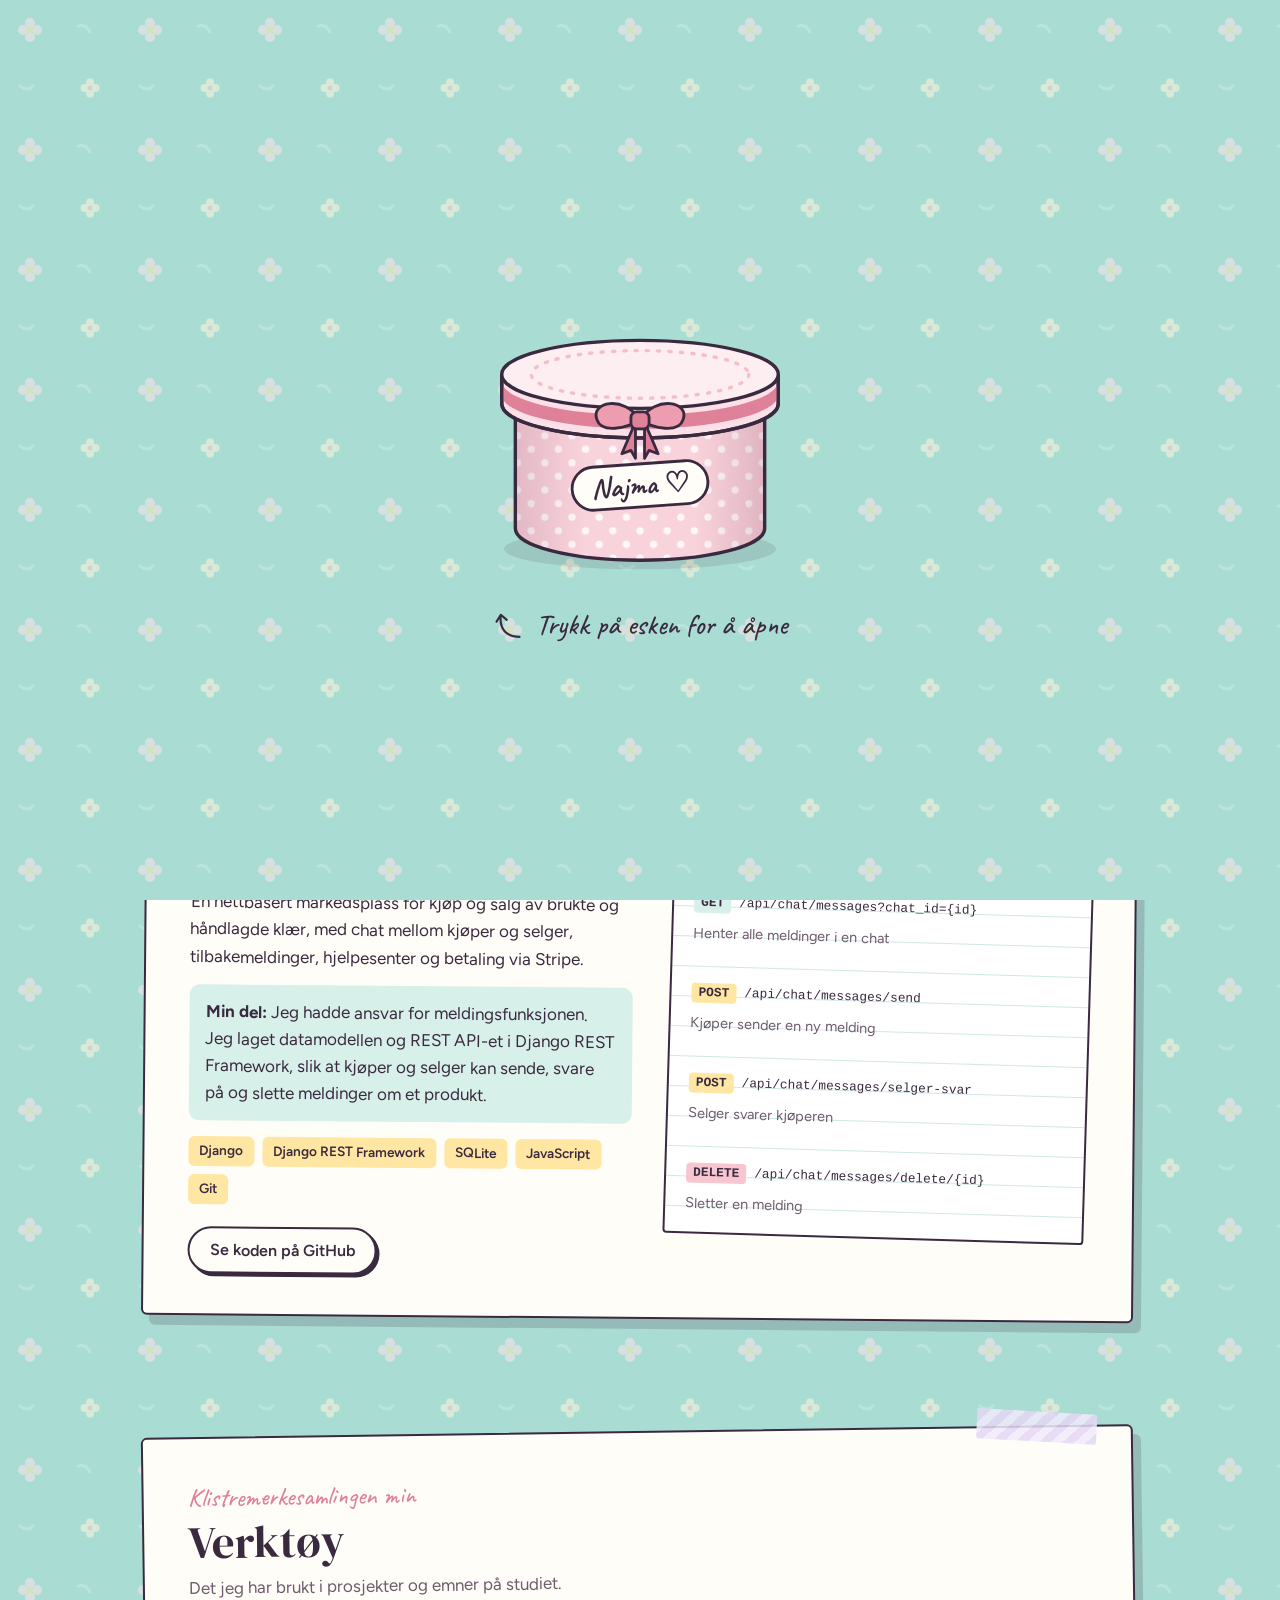
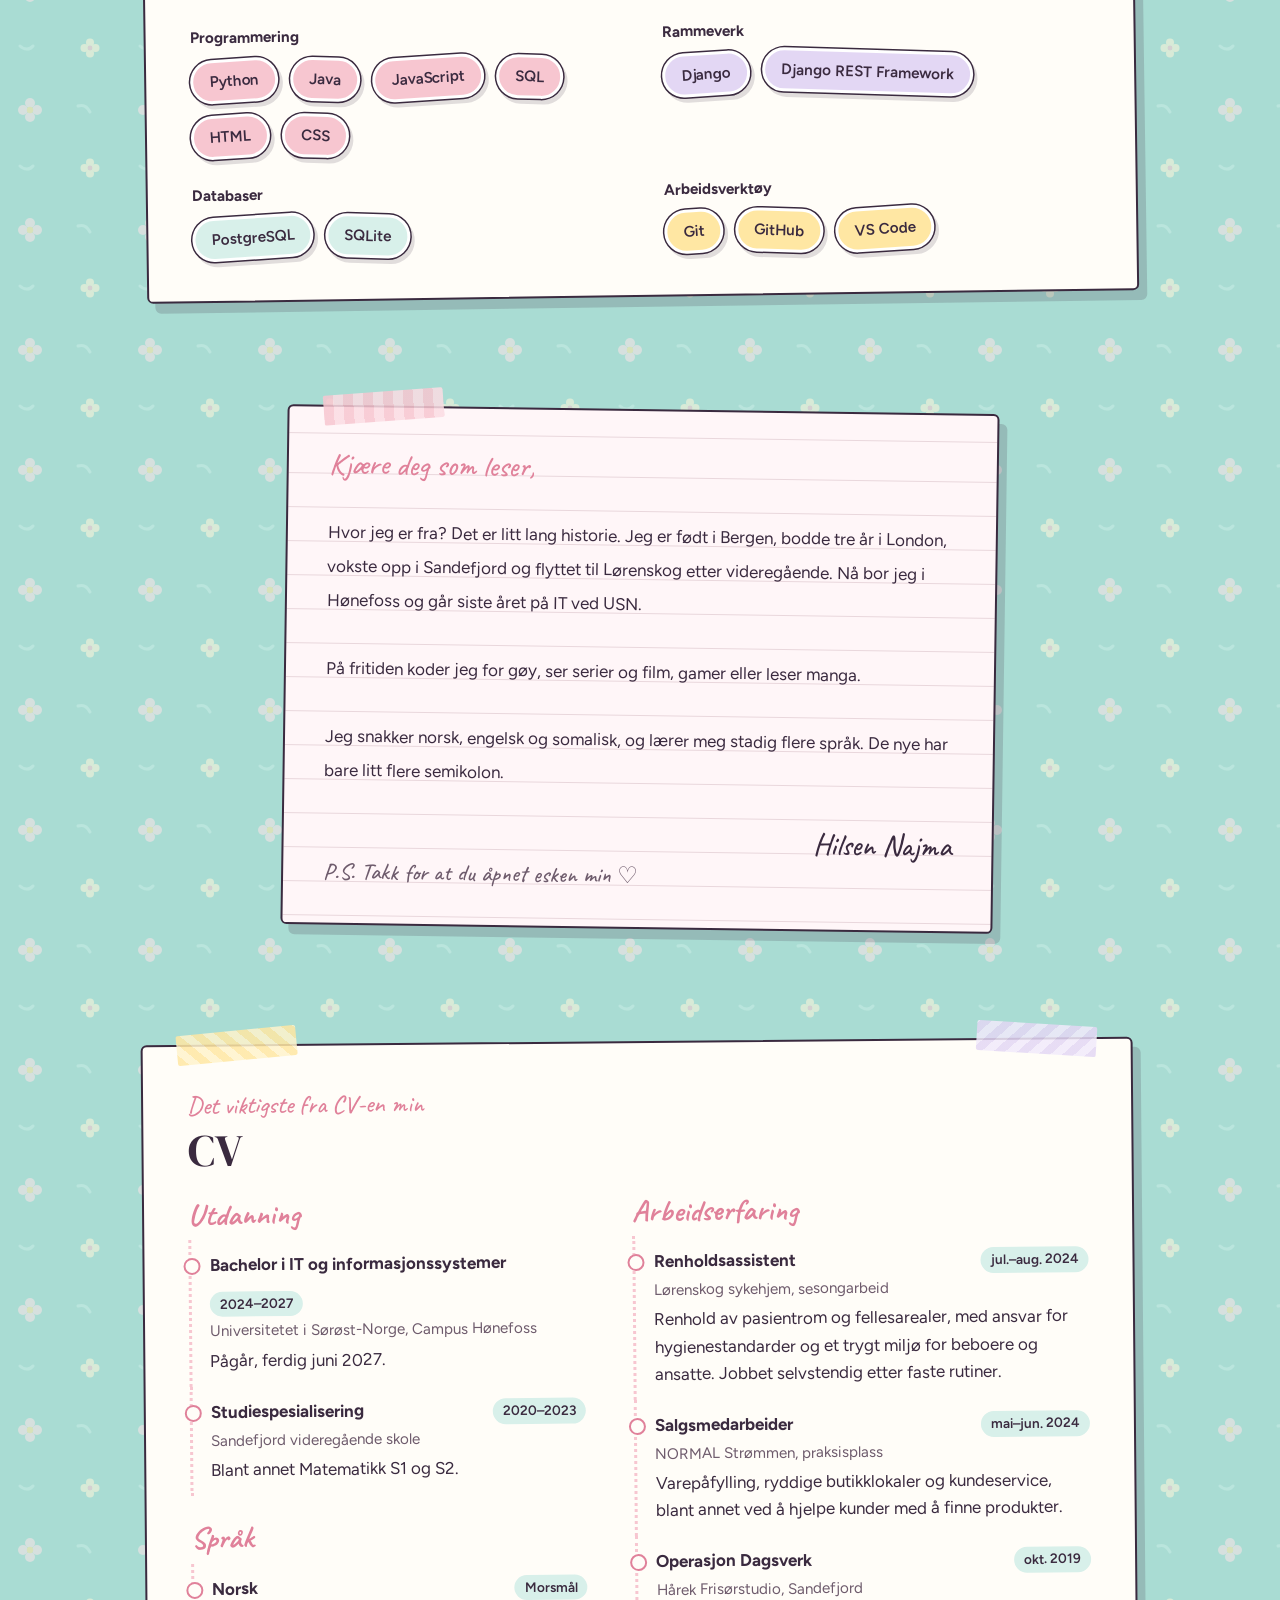
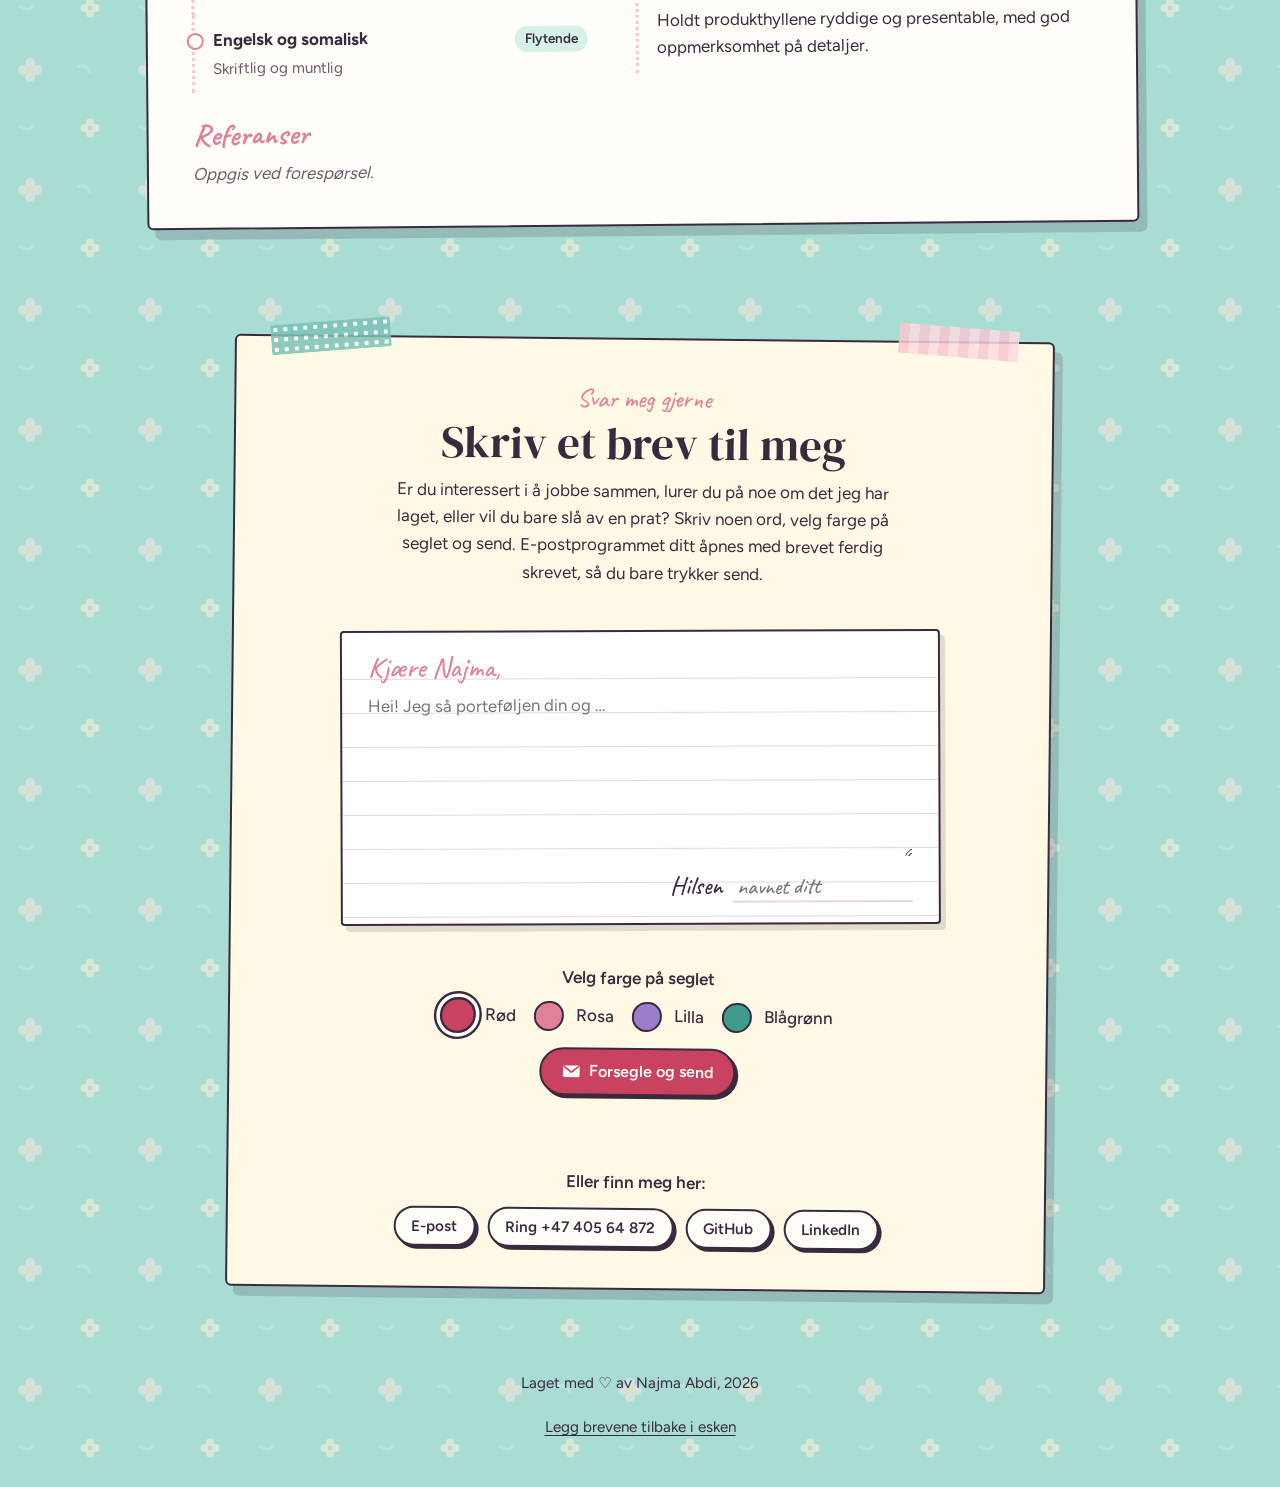
<file: index.html>
<!DOCTYPE html>
<html lang="no">
<head>
<meta charset="UTF-8">
<meta name="viewport" content="width=device-width, initial-scale=1">
<title>Najma Abdi – portefølje</title>
<meta name="description" content="Portefølje for Najma Abdi, IT-student ved USN med fokus på backend og databaser.">
<meta property="og:title" content="Najma Abdi – portefølje">
<meta property="og:description" content="IT-student ved USN som liker å lage det som skjer bak skjermen, som API-er og databaser.">
<meta property="og:image" content="https://nj856.github.io/assets/images/preview.png">
<meta property="og:url" content="https://nj856.github.io/">
<meta property="og:type" content="website">
<meta name="twitter:card" content="summary_large_image">
<meta name="theme-color" content="#A9DCD3">
<link rel="icon" type="image/svg+xml" href="assets/icons/favicon.svg">
<link rel="preload" href="assets/fonts/figtree-400.woff2" as="font" type="font/woff2" crossorigin>
<link rel="stylesheet" href="styles.css">
<script>document.documentElement.classList.add("js");</script>
</head>
<body class="locked">

<div id="intro" role="dialog" aria-label="En eske full av brev">
  <div class="intro-inner">
    <button class="hatbox" id="hatbox" aria-label="Åpne esken">
      <svg viewBox="0 0 300 300" aria-hidden="true">
        <defs>
          <pattern id="dots" width="24" height="24" patternUnits="userSpaceOnUse">
            <circle cx="6" cy="6" r="3.2" fill="#fff" opacity=".85"/>
            <circle cx="18" cy="18" r="3.2" fill="#fff" opacity=".85"/>
          </pattern>
          <linearGradient id="shade" x1="0" x2="1">
            <stop offset="0" stop-color="#6b2a45" stop-opacity=".16"/>
            <stop offset=".28" stop-color="#6b2a45" stop-opacity="0"/>
            <stop offset=".72" stop-color="#6b2a45" stop-opacity="0"/>
            <stop offset="1" stop-color="#6b2a45" stop-opacity=".18"/>
          </linearGradient>
          <clipPath id="rim"><path d="M40 136 A110 28 0 0 0 260 136 V0 H40 Z"/></clipPath>
        </defs>

        <ellipse cx="150" cy="262" rx="120" ry="18" fill="#3A2A3F" opacity=".12"/>

        <!-- Esken -->
        <path d="M40 136 V244 A110 28 0 0 0 260 244 V136 Z" fill="#F9D3DC"/>
        <path d="M40 136 V244 A110 28 0 0 0 260 244 V136 Z" fill="url(#dots)"/>
        <path d="M40 136 V244 A110 28 0 0 0 260 244 V136 Z" fill="url(#shade)"/>
        <path d="M40 136 V244 A110 28 0 0 0 260 244 V136" fill="none" stroke="#3A2A3F" stroke-width="3" stroke-linejoin="round"/>
        <ellipse cx="150" cy="136" rx="110" ry="28" fill="#EBA9BA" stroke="#3A2A3F" stroke-width="3"/>

        <!-- Brev som stikker opp inni esken -->
        <g clip-path="url(#rim)" stroke="#3A2A3F" stroke-width="2">
          <rect x="88" y="104" width="54" height="40" rx="3" fill="#FFFDF8" transform="rotate(-10 115 124)"/>
          <rect x="128" y="98" width="56" height="42" rx="3" fill="#FFE7A3" transform="rotate(6 156 119)"/>
          <rect x="166" y="108" width="50" height="36" rx="3" fill="#E3D7F4" transform="rotate(14 191 126)"/>
          <path d="M129 99 L156 118 L184 102" fill="none" transform="rotate(6 156 119)"/>
        </g>

        <!-- Navnelapp -->
        <g transform="translate(150 206) rotate(-4)">
          <rect x="-60" y="-19" width="120" height="38" rx="19" fill="#FFFDF8" stroke="#3A2A3F" stroke-width="2.5"/>
          <text y="8" text-anchor="middle" font-family="Caveat, 'Segoe Print', cursive" font-size="25" font-weight="700" fill="#3A2A3F">Najma ♡</text>
        </g>

        <!-- Lokket -->
        <g class="lid">
          <path d="M28 108 V134 A122 30 0 0 0 272 134 V108" fill="#FBE1E7" stroke="#3A2A3F" stroke-width="3" stroke-linejoin="round"/>
          <path d="M28 114 V126 A122 30 0 0 0 272 126 V114 A122 30 0 0 1 28 114 Z" fill="#E0819A"/>
          <path d="M28 108 V134 A122 30 0 0 0 272 134 V108" fill="none" stroke="#3A2A3F" stroke-width="3"/>
          <ellipse cx="150" cy="108" rx="122" ry="30" fill="#FDEEF2" stroke="#3A2A3F" stroke-width="3"/>
          <ellipse cx="150" cy="108" rx="96" ry="21" fill="none" stroke="#F4BFCB" stroke-width="3" stroke-dasharray="2 8" stroke-linecap="round"/>
          <!-- Sløyfe -->
          <g transform="translate(150 150)" stroke="#3A2A3F" stroke-width="2.5" stroke-linejoin="round">
            <path d="M-4 0 L-16 28 L-8 25 L-4 32 Z" fill="#E0819A"/>
            <path d="M4 0 L16 28 L8 25 L4 32 Z" fill="#E0819A"/>
            <path d="M0 -2 C-14 -24 -44 -18 -38 -2 C-34 10 -12 6 0 -2 Z" fill="#EE9CB0"/>
            <path d="M0 -2 C14 -24 44 -18 38 -2 C34 10 12 6 0 -2 Z" fill="#EE9CB0"/>
            <rect x="-8" y="-9" width="16" height="15" rx="5" fill="#E0819A"/>
          </g>
        </g>
      </svg>
    </button>
    <p class="hint" aria-hidden="true">
      <svg viewBox="0 0 40 40"><path d="M30 34C14 34 6 24 8 8M8 8l-5 8M8 8l7 6" fill="none" stroke="#3A2A3F" stroke-width="2.5" stroke-linecap="round" stroke-linejoin="round"/></svg>
      Trykk på esken for å åpne
    </p>
  </div>
</div>

<nav aria-label="Hovedmeny">
  <div class="wrap">
    <a class="logo" href="#top">najma <span>♡</span></a>
    <ul>
      <li><a href="#prosjekter">Prosjekter</a></li>
      <li><a href="#verktoy">Verktøy</a></li>
      <li><a href="#om-meg">Om meg</a></li>
      <li><a href="#cv">CV</a></li>
      <li><a href="#kontakt">Kontakt</a></li>
    </ul>
  </div>
</nav>

<svg class="lights" aria-hidden="true"></svg>

<main id="top">
  <header class="hero">
    <div class="wrap">
      <div class="note">
        <span class="tape pink left" aria-hidden="true"></span>
        <span class="tape mint right" aria-hidden="true"></span>
        <p class="sub">Kjære deg som kikker innom,</p>
        <h1 tabindex="-1" id="hei">Najma Abdi</h1>
        <p class="lead">Jeg studerer IT ved USN og liker å lage det som skjer bak skjermen, som API-er og databaser.</p>
        <div class="actions">
          <a class="btn btn-main" href="#prosjekter">Se hva jeg har laget</a>
          <a class="btn btn-soft" href="https://github.com/nj856" target="_blank" rel="noopener">GitHub</a>
        </div>
      </div>
    </div>
  </header>

  <section id="prosjekter">
    <div class="wrap">
      <div class="note reveal" style="--r:.5deg">
        <span class="tape butter left" aria-hidden="true"></span>
        <p class="sub">Dette har jeg laget</p>
        <h2>Prosjekter</h2>
        <p class="intro">Hva jeg selv hadde ansvar for, og hvor du finner koden.</p>
        <article class="project">
          <div>
            <h3>Skapertorget</h3>
            <p class="context">Eksamensprosjekt i APP2000, gruppe på 6 studenter</p>
            <p>En nettbasert markedsplass for kjøp og salg av brukte og håndlagde klær, med chat mellom kjøper og selger, tilbakemeldinger, hjelpesenter og betaling via Stripe.</p>
            <p class="mine"><strong>Min del:</strong> Jeg hadde ansvar for meldingsfunksjonen. Jeg laget datamodellen og REST API-et i Django REST Framework, slik at kjøper og selger kan sende, svare på og slette meldinger om et produkt.</p>
            <ul class="tags" aria-label="Teknologi">
              <li>Django</li><li>Django REST Framework</li><li>SQLite</li><li>JavaScript</li><li>Git</li>
            </ul>
            <a class="btn btn-soft" href="https://github.com/nj856/Skapertorget_Markedsplass" target="_blank" rel="noopener">Se koden på GitHub</a>
          </div>
          <div class="card">
            <h4>Endepunktene jeg laget</h4>
            <dl>
              <dt><span class="method GET">GET</span>/api/chat/messages?chat_id={id}</dt>
              <dd>Henter alle meldinger i en chat</dd>
              <dt><span class="method POST">POST</span>/api/chat/messages/send</dt>
              <dd>Kjøper sender en ny melding</dd>
              <dt><span class="method POST">POST</span>/api/chat/messages/selger-svar</dt>
              <dd>Selger svarer kjøperen</dd>
              <dt><span class="method DELETE">DELETE</span>/api/chat/messages/delete/{id}</dt>
              <dd>Sletter en melding</dd>
            </dl>
          </div>
        </article>
      </div>
    </div>
  </section>

  <section id="verktoy">
    <div class="wrap">
      <div class="note reveal" style="--r:-.8deg">
        <span class="tape lilac right" aria-hidden="true"></span>
        <p class="sub">Klistremerkesamlingen min</p>
        <h2>Verktøy</h2>
        <p class="intro">Det jeg har brukt i prosjekter og emner på studiet.</p>
        <div class="stickers">
          <div class="s1"><h3>Programmering</h3><ul><li>Python</li><li>Java</li><li>JavaScript</li><li>SQL</li><li>HTML</li><li>CSS</li></ul></div>
          <div class="s2"><h3>Rammeverk</h3><ul><li>Django</li><li>Django REST Framework</li></ul></div>
          <div class="s3"><h3>Databaser</h3><ul><li>PostgreSQL</li><li>SQLite</li></ul></div>
          <div class="s4"><h3>Arbeidsverktøy</h3><ul><li>Git</li><li>GitHub</li><li>VS Code</li></ul></div>
        </div>
      </div>
    </div>
  </section>

  <section id="om-meg">
    <div class="wrap about">
      <div class="note letter reveal">
        <span class="tape pink left" aria-hidden="true"></span>
        <h2 class="visually-hidden" style="position:absolute;left:-9999px">Om meg</h2>
        <p class="greet">Kjære deg som leser,</p>
        <p>Hvor jeg er fra? Det er litt lang historie. Jeg er født i Bergen, bodde tre år i London, vokste opp i Sandefjord og flyttet til Lørenskog etter videregående. Nå bor jeg i Hønefoss og går siste året på IT ved USN.</p>
        <p>På fritiden koder jeg for gøy, ser serier og film, gamer eller leser manga.</p>
        <p>Jeg snakker norsk, engelsk og somalisk, og lærer meg stadig flere språk. De nye har bare litt flere semikolon.</p>
        <p class="sign">Hilsen Najma</p>
        <p class="ps">P.S. Takk for at du åpnet esken min ♡</p>
      </div>
    </div>
  </section>

  <section id="cv">
    <div class="wrap">
      <div class="note cv reveal" style="--r:-.5deg">
        <span class="tape butter left" aria-hidden="true"></span>
        <span class="tape lilac right" aria-hidden="true"></span>
        <p class="sub">Det viktigste fra CV-en min</p>
        <h2>CV</h2>
        <div class="cv-grid">
          <div>
            <h3>Utdanning</h3>
            <ul class="entries">
              <li>
                <div class="entry-head"><strong>Bachelor i IT og informasjonssystemer</strong><span class="when">2024–2027</span></div>
                <p class="where">Universitetet i Sørøst-Norge, Campus Hønefoss</p>
                <p>Pågår, ferdig juni 2027.</p>
              </li>
              <li>
                <div class="entry-head"><strong>Studiespesialisering</strong><span class="when">2020–2023</span></div>
                <p class="where">Sandefjord videregående skole</p>
                <p>Blant annet Matematikk S1 og S2.</p>
              </li>
            </ul>
            <h3>Språk</h3>
            <ul class="entries">
              <li><div class="entry-head"><strong>Norsk</strong><span class="when">Morsmål</span></div></li>
              <li><div class="entry-head"><strong>Engelsk og somalisk</strong><span class="when">Flytende</span></div><p class="where">Skriftlig og muntlig</p></li>
            </ul>
          </div>
          <div>
            <h3>Arbeidserfaring</h3>
            <ul class="entries">
              <li>
                <div class="entry-head"><strong>Renholdsassistent</strong><span class="when">jul.–aug. 2024</span></div>
                <p class="where">Lørenskog sykehjem, sesongarbeid</p>
                <p>Renhold av pasientrom og fellesarealer, med ansvar for hygienestandarder og et trygt miljø for beboere og ansatte. Jobbet selvstendig etter faste rutiner.</p>
              </li>
              <li>
                <div class="entry-head"><strong>Salgsmedarbeider</strong><span class="when">mai–jun. 2024</span></div>
                <p class="where">NORMAL Strømmen, praksisplass</p>
                <p>Varepåfylling, ryddige butikklokaler og kundeservice, blant annet ved å hjelpe kunder med å finne produkter.</p>
              </li>
              <li>
                <div class="entry-head"><strong>Operasjon Dagsverk</strong><span class="when">okt. 2019</span></div>
                <p class="where">Hårek Frisørstudio, Sandefjord</p>
                <p>Holdt produkthyllene ryddige og presentable, med god oppmerksomhet på detaljer.</p>
              </li>
            </ul>
          </div>
        </div>
        <h3 class="refs-title">Referanser</h3>
        <p class="refs">Oppgis ved forespørsel.</p>
      </div>
    </div>
  </section>

  <section class="contact" id="kontakt">
    <div class="wrap">
      <div class="note reveal">
        <span class="tape mint left" aria-hidden="true"></span>
        <span class="tape pink right" aria-hidden="true"></span>
        <p class="sub">Svar meg gjerne</p>
        <h2>Skriv et brev til meg</h2>
        <p>Er du interessert i å jobbe sammen, lurer du på noe om det jeg har laget, eller vil du bare slå av en prat? Skriv noen ord, velg farge på seglet og send. E-postprogrammet ditt åpnes med brevet ferdig skrevet, så du bare trykker send.</p>

        <div class="composer" id="composer">
          <div class="stage">
            <div class="paper" id="paper">
              <p class="dear">Kjære Najma,</p>
              <label class="visually-hidden" for="msg">Brevet ditt</label>
              <textarea id="msg" rows="5" placeholder="Hei! Jeg så porteføljen din og …"></textarea>
              <div class="from">
                <label for="from">Hilsen</label>
                <input id="from" type="text" autocomplete="name" placeholder="navnet ditt">
              </div>
            </div>
            <div class="mini-env" aria-hidden="true">
              <div class="mini-back"></div>
              <svg class="mini-front" viewBox="0 0 310 200" preserveAspectRatio="none">
                <path d="M1 1 L150 110 L1 199 Z" fill="#F7C6D0" stroke="#3A2A3F" stroke-width="2" vector-effect="non-scaling-stroke" stroke-linejoin="round"/>
                <path d="M309 1 L160 110 L309 199 Z" fill="#F7C6D0" stroke="#3A2A3F" stroke-width="2" vector-effect="non-scaling-stroke" stroke-linejoin="round"/>
                <path d="M1 199 L155 96 L309 199 Z" fill="#FAD5DD" stroke="#3A2A3F" stroke-width="2" vector-effect="non-scaling-stroke" stroke-linejoin="round"/>
                <path d="M1 1 L309 1 L155 124 Z" fill="#F2AFC0" stroke="#3A2A3F" stroke-width="2" vector-effect="non-scaling-stroke" stroke-linejoin="round"/>
              </svg>
              <svg class="mini-seal" viewBox="0 0 80 80">
                <path d="M40 4c7 0 9 5 15 6s11 1 13 7-1 10 1 16 7 9 5 15-8 7-11 12-3 11-9 13-10-2-14-2-9 5-15 2-6-8-10-12-11-4-12-11 4-10 3-16-4-10 0-15 10-3 15-7 7-8 13-8z" fill="var(--wax)"/>
                <path d="M40 52s-12-7.6-12-15.6a6.4 6.4 0 0 1 12-3.2 6.4 6.4 0 0 1 12 3.2C52 44.4 40 52 40 52z" fill="rgba(0,0,0,.18)"/>
              </svg>
            </div>
            <div class="sent" id="sent" tabindex="-1">
              <p class="big">Brevet er på vei ♡</p>
              <p>E-postprogrammet ditt skal ha åpnet seg nå. Trykk send der, så får jeg brevet ditt.</p>
              <p class="small">Åpnet det seg ikke? Send det til <a href="mailto:najma845abdi@outlook.com">najma845abdi@outlook.com</a>.</p>
              <button class="btn btn-soft" type="button" id="again">Skriv et nytt brev</button>
            </div>
          </div>

          <fieldset class="wax-pick">
            <legend>Velg farge på seglet</legend>
            <label><input type="radio" name="wax" value="#C9425F" checked><span style="--c:#C9425F"></span>Rød</label>
            <label><input type="radio" name="wax" value="#E0819A"><span style="--c:#E0819A"></span>Rosa</label>
            <label><input type="radio" name="wax" value="#9B7CC9"><span style="--c:#9B7CC9"></span>Lilla</label>
            <label><input type="radio" name="wax" value="#3E9C8E"><span style="--c:#3E9C8E"></span>Blågrønn</label>
          </fieldset>
          <button class="btn btn-main send" type="button" id="send">
            <svg class="wiggle" viewBox="0 0 24 24" aria-hidden="true"><rect x="2" y="5" width="20" height="14" rx="2" fill="#fff"/><path d="M3 6l9 7 9-7" fill="none" stroke="#C9425F" stroke-width="2"/></svg>
            Forsegle og send
          </button>
          <p class="status" id="status" role="status" aria-live="polite"></p>
        </div>

        <p class="elsewhere">Eller finn meg her:</p>
        <div class="actions small-actions">
          <a class="btn btn-soft" href="mailto:najma845abdi@outlook.com">E-post</a>
          <a class="btn btn-soft" href="tel:+4740564872">Ring +47 405 64 872</a>
          <a class="btn btn-soft" href="https://github.com/nj856" target="_blank" rel="noopener">GitHub</a>
          <a class="btn btn-soft" href="https://www.linkedin.com/in/najma-abdi-b81400397/" target="_blank" rel="noopener">LinkedIn</a>
        </div>
      </div>
    </div>
  </section>
</main>

<footer>
  <p>Laget med ♡ av Najma Abdi, 2026</p>
  <button id="replay" type="button">Legg brevene tilbake i esken</button>
</footer>

<script src="script.js"></script>
</body>
</html>
</file>
<file: styles.css>
/*
  Najma Abdi – portefølje
  Stil for hele siden: farger, fonter, hatteeske-åpningen, lappene og brevskjemaet.
*/

/* ---------- Fonter (ligger lokalt i assets/fonts) ---------- */
@font-face { font-family: "DM Serif Display"; font-weight: 400; font-style: normal; font-display: swap; src: url("assets/fonts/dm-serif-display-400.woff2") format("woff2"); }
@font-face { font-family: "Figtree"; font-weight: 400; font-style: normal; font-display: swap; src: url("assets/fonts/figtree-400.woff2") format("woff2"); }
@font-face { font-family: "Figtree"; font-weight: 500; font-style: normal; font-display: swap; src: url("assets/fonts/figtree-500.woff2") format("woff2"); }
@font-face { font-family: "Figtree"; font-weight: 600; font-style: normal; font-display: swap; src: url("assets/fonts/figtree-600.woff2") format("woff2"); }
@font-face { font-family: "Figtree"; font-weight: 700; font-style: normal; font-display: swap; src: url("assets/fonts/figtree-700.woff2") format("woff2"); }
@font-face { font-family: "Caveat"; font-weight: 500; font-style: normal; font-display: swap; src: url("assets/fonts/caveat-500.woff2") format("woff2"); }
@font-face { font-family: "Caveat"; font-weight: 700; font-style: normal; font-display: swap; src: url("assets/fonts/caveat-700.woff2") format("woff2"); }

:root {
  --wall: #A9DCD3;
  --wall-deep: #7CC3B7;
  --pink: #F7C6D0;
  --pink-deep: #E0819A;
  --seal: #C9425F;
  --butter: #FFE7A3;
  --mint: #D8F0EA;
  --lilac: #E3D7F4;
  --paper: #FFFDF8;
  --ink: #3A2A3F;
  --ink-soft: #6E5B6C;
  --line: #E9D7DC;
  --display: "DM Serif Display", Georgia, serif;
  --body: "Figtree", system-ui, sans-serif;
  --hand: "Caveat", "Segoe Print", cursive;
  --mono: ui-monospace, "SF Mono", Consolas, monospace;
}
* { box-sizing: border-box; }
html { scroll-behavior: smooth; }
body {
  margin: 0; color: var(--ink); font-family: var(--body); font-size: 1.0625rem; line-height: 1.6;
  background-color: var(--wall);
  background-image: url("assets/images/wallpaper.svg");
}
a { color: var(--ink); text-underline-offset: 3px; }
:focus-visible { outline: 3px solid var(--seal); outline-offset: 3px; border-radius: 6px; }
.wrap { max-width: 1040px; margin: 0 auto; padding: 0 24px; }
h1, h2, h3 { font-family: var(--display); font-weight: 400; line-height: 1.1; margin: 0; }
.hand { font-family: var(--hand); }

/* ---------- Åpningen: hatteeske ---------- */
#intro { display: none; }
.js #intro {
  display: grid; place-items: center; position: fixed; inset: 0; z-index: 100;
  background: inherit; background-color: var(--wall); background-image: inherit;
}
.js #intro[hidden] { display: none; }
.js body.locked { overflow: hidden; }
.intro-inner { display: flex; flex-direction: column; align-items: center; gap: 10px; }
.hatbox { width: min(340px, 74vw); padding: 0; border: none; background: none; cursor: pointer; animation: bob 3s ease-in-out infinite; }
.hatbox svg { width: 100%; height: auto; display: block; overflow: visible; }
.hatbox .lid { transform-box: fill-box; transform-origin: center bottom; animation: hop 3.4s ease-in-out infinite; }
.hatbox:hover .lid { animation-duration: 1.2s; }
@keyframes bob { 0%, 100% { transform: translateY(0); } 50% { transform: translateY(-8px); } }
@keyframes hop {
  0%, 78%, 100% { transform: translateY(0) rotate(0); }
  83% { transform: translateY(-14px) rotate(-3deg); }
  88% { transform: translateY(0) rotate(0); }
  93% { transform: translateY(-7px) rotate(2deg); }
}
.hint { font-family: var(--hand); font-size: 1.8rem; display: flex; align-items: center; gap: 8px; margin: 0; animation: nudge 1.6s ease-in-out infinite; }
.hint svg { width: 34px; height: 34px; }
@keyframes nudge { 0%, 100% { transform: translateY(0); } 50% { transform: translateY(-6px); } }

#intro.opening .hatbox { animation: shake .4s ease; pointer-events: none; }
#intro.opening .lid { animation: lidOff 1.2s cubic-bezier(.3,.7,.4,1) .35s forwards; }
#intro.opening .hint { animation: fadeOut .3s ease forwards; }
#intro.opening { animation: introFade .8s ease 2.5s forwards; }
@keyframes shake { 20% { transform: rotate(-4deg); } 40% { transform: rotate(4deg); } 60% { transform: rotate(-3deg); } 80% { transform: rotate(2deg); } }
@keyframes lidOff {
  0% { transform: translate(0, 0) rotate(0); }
  30% { transform: translate(-6px, -150px) rotate(-16deg); }
  100% { transform: translate(-320px, 380px) rotate(-130deg); opacity: 0; }
}
@keyframes introFade { to { opacity: 0; visibility: hidden; } }
@keyframes fadeOut { to { opacity: 0; } }
.flying { position: fixed; z-index: 130; pointer-events: none; will-change: transform; }
.flying svg { width: 100%; height: auto; display: block; }
.burst { position: fixed; z-index: 120; width: 22px; height: 22px; pointer-events: none; animation: burst .9s ease-out forwards; }
@keyframes burst { from { transform: translate(0,0) scale(.4) rotate(0); opacity: 1; } to { transform: translate(var(--x), var(--y)) scale(1) rotate(var(--rot)); opacity: 0; } }

/* ---------- Nav og lysslynge ---------- */
nav { padding: 20px 0 0; }
nav .wrap { display: flex; align-items: center; justify-content: space-between; gap: 16px; flex-wrap: wrap; }
.logo { font-family: var(--hand); font-size: 2rem; font-weight: 700; text-decoration: none; line-height: 1; }
.logo span { color: var(--seal); }
nav ul { list-style: none; display: flex; gap: 8px; margin: 0; padding: 0; flex-wrap: wrap; }
nav ul a { text-decoration: none; font-weight: 600; padding: 6px 14px; border-radius: 999px; background: rgba(255,253,248,.7); }
nav ul a:hover { background: var(--paper); }
.lights { display: block; width: 100%; height: 64px; margin-top: 4px; overflow: visible; }
.bulb { filter: drop-shadow(0 0 5px rgba(255, 231, 163, .95)); }
.bulb { animation: twinkle 2.4s ease-in-out infinite; }
.bulb:nth-of-type(3n) { animation-delay: .6s; }
.bulb:nth-of-type(3n+1) { animation-delay: 1.2s; }
@keyframes twinkle { 0%, 100% { opacity: 1; } 50% { opacity: .45; } }

/* ---------- Knapper ---------- */
.actions { display: flex; gap: 12px; flex-wrap: wrap; }
.btn { display: inline-flex; align-items: center; gap: 8px; font: 600 1rem var(--body); text-decoration: none; padding: 12px 20px; border-radius: 999px; border: 2px solid var(--ink); transition: transform .15s ease, box-shadow .15s ease; cursor: pointer; }
.btn-main { background: var(--seal); color: #fff; box-shadow: 3px 3px 0 var(--ink); }
.btn-soft { background: var(--paper); color: var(--ink); box-shadow: 3px 3px 0 var(--ink); }
.btn:hover { transform: translate(-2px, -2px); box-shadow: 5px 5px 0 var(--ink); }
.btn svg { width: 20px; height: 20px; }
.btn:hover .wiggle { animation: wiggle .5s ease; }
@keyframes wiggle { 25% { transform: rotate(-14deg); } 75% { transform: rotate(10deg); } }

/* ---------- Papirlapper ---------- */
.note { position: relative; background: var(--paper); border: 2px solid var(--ink); border-radius: 6px; padding: 44px 44px 40px; box-shadow: 8px 10px 0 rgba(58, 42, 63, .18); transform: rotate(var(--r, -0.6deg)); }
.js .note.reveal { opacity: 0; transform: translateY(40px) rotate(calc(var(--r, -0.6deg) - 5deg)); transition: opacity .6s ease, transform .7s cubic-bezier(.2,1.4,.4,1); }
.js .note.reveal.in { opacity: 1; transform: rotate(var(--r, -0.6deg)); }
.tape { position: absolute; top: -16px; width: 120px; height: 30px; opacity: .85; border-radius: 2px; }
.tape.left { left: 34px; transform: rotate(-5deg); }
.tape.right { right: 34px; transform: rotate(4deg); }
.tape.pink { background: repeating-linear-gradient(90deg, var(--pink) 0 10px, #FBDCE3 10px 20px); }
.tape.butter { background: repeating-linear-gradient(45deg, var(--butter) 0 8px, #FFF3CC 8px 16px); }
.tape.mint { background: radial-gradient(circle, #fff 2px, transparent 2.5px) 0 0 / 10px 10px, var(--wall-deep); }
.tape.lilac { background: repeating-linear-gradient(-45deg, var(--lilac) 0 8px, #F1EAFB 8px 16px); }

section { padding: 56px 0; }
.note h2 { font-size: clamp(2rem, 4.5vw, 2.8rem); }
.note .sub { font-family: var(--hand); font-size: 1.6rem; color: var(--pink-deep); margin: 0 0 4px; line-height: 1.2; }
.note .intro { color: var(--ink-soft); margin: 8px 0 28px; max-width: 58ch; }

/* Hero */
.hero { padding: 10px 0 40px; }
.hero .note { --r: -1deg; max-width: 760px; margin: 0 auto; text-align: center; padding: 56px 44px 48px; background: #FFF3F5; }
.hero .sub { font-size: 1.9rem; }
.hero h1 { font-size: clamp(3.2rem, 9vw, 5.6rem); margin: 6px 0 14px; }
.hero .lead { font-size: 1.2rem; color: var(--ink-soft); max-width: 36ch; margin: 0 auto 28px; }
.hero .actions { justify-content: center; }

/* Prosjekt */
.project { display: grid; grid-template-columns: 1.05fr 1fr; gap: 36px; }
.project h3 { font-size: 1.8rem; }
.project .context { color: var(--ink-soft); font-size: 0.95rem; margin: 4px 0 14px; }
.project p { margin: 0 0 14px; }
.mine { background: var(--mint); border-radius: 10px; padding: 14px 16px; }
.tags { display: flex; flex-wrap: wrap; gap: 8px; list-style: none; padding: 0; margin: 16px 0 22px; }
.tags li { font-size: 0.85rem; font-weight: 600; padding: 4px 11px; border-radius: 6px; background: var(--butter); }
.card {
  align-self: start;
  background: repeating-linear-gradient(to bottom, transparent 0 29px, #CFE8E3 29px 30px) 0 0, #fff;
  border: 2px solid var(--ink); border-radius: 4px; padding: 0 20px 14px; transform: rotate(1.2deg); overflow: hidden;
}
.card h4 { margin: 0 -20px 16px; padding: 14px 20px 8px; background: #fff; border-bottom: 2px solid var(--pink-deep); font-family: var(--hand); font-size: 1.6rem; font-weight: 700; line-height: 1.2; }
.card dl { margin: 0; font-family: var(--mono); font-size: 0.8rem; line-height: 30px; }
.card dt { display: flex; gap: 8px; flex-wrap: wrap; align-items: center; }
.card dd { margin: 0 0 30px; font-family: var(--body); font-size: 0.9rem; color: var(--ink-soft); line-height: 30px; }
.card dd:last-child { margin-bottom: 0; }
.method { font-weight: 700; padding: 1px 7px; border-radius: 4px; line-height: 1.4; }
.GET { background: var(--mint); } .POST { background: var(--butter); } .DELETE { background: var(--pink); }

/* Verktøy som klistremerker */
.stickers { display: grid; grid-template-columns: repeat(2, 1fr); gap: 28px 44px; }
.stickers h3 { font-family: var(--body); font-size: 0.95rem; font-weight: 700; margin-bottom: 12px; }
.stickers ul { list-style: none; padding: 0; margin: 0; display: flex; flex-wrap: wrap; gap: 12px; }
.stickers li {
  font-weight: 600; font-size: 0.95rem; padding: 7px 16px; border-radius: 999px;
  border: 3px solid #fff; box-shadow: 0 0 0 1.5px var(--ink), 3px 4px 0 1.5px rgba(58,42,63,.15);
  transition: transform .2s cubic-bezier(.3,1.6,.5,1);
}
.stickers li:nth-child(odd) { transform: rotate(-3deg); }
.stickers li:nth-child(even) { transform: rotate(2.5deg); }
.stickers li:hover { transform: rotate(0) scale(1.12); }
.s1 li { background: var(--pink); } .s2 li { background: var(--lilac); } .s3 li { background: var(--mint); } .s4 li { background: var(--butter); }

/* Om meg */
.about { max-width: 760px; }
.letter {
  --r: .8deg;
  background: repeating-linear-gradient(to bottom, transparent 0 33px, var(--line) 33px 34px) 0 33px, #FFF6F8;
  line-height: 34px; padding: 40px 40px 34px;
}
.letter p { margin: 0 0 34px; }
.letter .greet { font-family: var(--hand); font-size: 1.9rem; color: var(--pink-deep); margin-bottom: 34px; line-height: 34px; }
.letter .sign { font-family: var(--hand); font-size: 1.9rem; text-align: right; margin: 0; line-height: 34px; }
.letter .ps { font-family: var(--hand); font-size: 1.45rem; color: var(--ink-soft); margin: 0; line-height: 34px; }

/* CV */
.cv-grid { display: grid; grid-template-columns: 1fr 1.15fr; gap: 12px 48px; margin-top: 24px; }
.cv h3 { font-family: var(--hand); font-size: 1.9rem; font-weight: 700; margin: 0 0 8px; color: var(--pink-deep); }
.cv-grid > div > h3:not(:first-child) { margin-top: 26px; }
.entries { list-style: none; margin: 0; padding: 0; }
.entries li { padding: 12px 0 12px 18px; border-left: 3px dotted var(--pink); position: relative; }
.entries li::before { content: ""; position: absolute; left: -8px; top: 18px; width: 13px; height: 13px; border-radius: 50%; background: var(--paper); border: 2.5px solid var(--pink-deep); }
.entry-head { display: flex; justify-content: space-between; align-items: baseline; gap: 12px; flex-wrap: wrap; }
.when { font-size: 0.85rem; font-weight: 600; background: var(--mint); padding: 2px 10px; border-radius: 999px; white-space: nowrap; }
.entries p { margin: 4px 0 0; }
.entries .where { color: var(--ink-soft); font-size: 0.95rem; margin-top: 2px; }
.refs-title { margin-top: 26px !important; }
.refs { margin: 0; font-style: italic; color: var(--ink-soft); }

/* Kontakt */
.contact .note { --r: .6deg; text-align: center; background: #FFF9E6; max-width: 820px; margin: 0 auto; }
.contact .note > p:not(.sub):not(.elsewhere) { max-width: 46ch; margin: 10px auto 26px; }
.contact .actions { justify-content: center; }

.visually-hidden { position: absolute; width: 1px; height: 1px; overflow: hidden; clip: rect(0 0 0 0); white-space: nowrap; }
.composer { max-width: 600px; margin: 0 auto; text-align: left; }
.stage { position: relative; min-height: 330px; display: grid; place-items: center; }
.paper {
  width: 100%; background: repeating-linear-gradient(to bottom, transparent 0 33px, var(--line) 33px 34px) 0 13px, #fff;
  border: 2px solid var(--ink); border-radius: 4px; padding: 18px 26px 16px; transform: rotate(-.8deg);
  box-shadow: 5px 6px 0 rgba(58,42,63,.15); transform-origin: center;
}
.dear { font-family: var(--hand); font-size: 1.8rem; color: var(--pink-deep); margin: 0; line-height: 34px; }
.paper textarea {
  width: 100%; border: none; resize: vertical; background: transparent; font: 1.05rem/34px var(--body);
  color: var(--ink); padding: 0; margin-top: 4px; min-height: 170px;
}
.paper textarea:focus, .from input:focus { outline: 2px dashed var(--pink-deep); outline-offset: 4px; }
.from { display: flex; justify-content: flex-end; align-items: baseline; gap: 10px; }
.from label { font-family: var(--hand); font-size: 1.6rem; }
.from input { font: 1.4rem var(--hand); border: none; border-bottom: 2px solid var(--line); background: transparent; color: var(--ink); width: 180px; padding: 0 4px; }
.mini-env { position: absolute; width: min(300px, 70%); aspect-ratio: 1.55; opacity: 0; pointer-events: none; }
.mini-back { position: absolute; inset: 0; background: #F2AFC0; border: 2px solid var(--ink); border-radius: 6px; }
.mini-front { position: absolute; inset: 0; width: 100%; height: 100%; }
.mini-seal { position: absolute; left: 50%; top: 62%; width: 64px; height: 64px; margin: -32px 0 0 -32px; opacity: 0; }
.sent { position: absolute; inset: 0; display: none; flex-direction: column; align-items: center; justify-content: center; text-align: center; gap: 4px; }
.sent .big { font-family: var(--hand); font-size: 2.4rem; color: var(--seal); margin: 0; }
.sent p { margin: 0 0 6px; max-width: 42ch; }
.sent .small { font-size: 0.92rem; color: var(--ink-soft); margin-bottom: 16px; }
.wax-pick { border: none; padding: 0; margin: 22px 0 16px; display: flex; flex-wrap: wrap; gap: 10px 18px; justify-content: center; }
.wax-pick legend { width: 100%; text-align: center; font-weight: 600; margin-bottom: 10px; padding: 0; }
.wax-pick label { display: inline-flex; align-items: center; gap: 12px; cursor: pointer; font-weight: 500; }
.wax-pick input { position: absolute; opacity: 0; width: 1px; height: 1px; }
.wax-pick span { width: 30px; height: 30px; border-radius: 50% 46% 52% 48%; background: var(--c); border: 2px solid var(--ink); transition: transform .2s cubic-bezier(.3,1.6,.5,1); }
.wax-pick input:checked + span { transform: scale(1.2); box-shadow: 0 0 0 3px #fff, 0 0 0 5px var(--ink); }
.wax-pick input:focus-visible + span { outline: 3px solid var(--seal); outline-offset: 5px; }
.send { display: flex; margin: 0 auto; }
.status { text-align: center; min-height: 1.6em; margin: 10px 0 0; color: var(--seal); font-weight: 600; }
.elsewhere { margin: 36px auto 12px; font-weight: 600; }
.small-actions .btn { padding: 9px 16px; font-size: 0.95rem; }

/* Sende-animasjonen */
.composer.sending .paper { animation: foldIn .7s ease-in forwards; }
.composer.sending .mini-env { animation: envIn .4s ease .5s forwards, envFly .9s cubic-bezier(.5,0,.8,.4) 1.8s forwards; }
.composer.sending .mini-seal { animation: sealStamp .45s cubic-bezier(.3,1.7,.5,1) 1.05s forwards; }
.composer.sending .wax-pick, .composer.sending .send { opacity: .3; pointer-events: none; transition: opacity .3s; }
.composer.done .paper, .composer.done .mini-env { visibility: hidden; }
.composer.done .sent { display: flex; }
.composer.done .wax-pick, .composer.done .send { display: none; }
@keyframes foldIn { 60% { transform: rotate(0) scale(.55, .4); opacity: 1; } 100% { transform: translateY(30px) scale(.4, .3); opacity: 0; } }
@keyframes envIn { from { opacity: 0; transform: scale(.8); } to { opacity: 1; transform: scale(1); } }
@keyframes sealStamp { from { opacity: 0; transform: scale(2.2) rotate(-20deg); } to { opacity: 1; transform: scale(1) rotate(0); } }
@keyframes envFly { from { opacity: 1; transform: translate(0,0) rotate(0); } to { opacity: 0; transform: translate(260px, -220px) rotate(18deg) scale(.6); } }

footer { text-align: center; padding: 10px 0 44px; font-size: 0.95rem; }
footer button { font: inherit; background: none; border: none; color: var(--ink); text-decoration: underline; text-underline-offset: 3px; cursor: pointer; padding: 4px; }

@media (max-width: 860px) {
  .project, .cv-grid { grid-template-columns: 1fr; }
  .cv-grid > div + div { margin-top: 14px; }
}
@media (max-width: 560px) {
  .note { padding: 38px 22px 28px; }
  .hero .note { padding: 44px 22px 36px; }
  .stickers { grid-template-columns: 1fr; }
  .letter { padding: 36px 22px 28px; }
  .tape { width: 90px; }
  nav ul a { padding: 5px 10px; font-size: 0.93rem; }
}
@media (prefers-reduced-motion: reduce) {
  html { scroll-behavior: auto; }
  *, *::before, *::after { animation: none !important; transition: none !important; }
}
</file>
